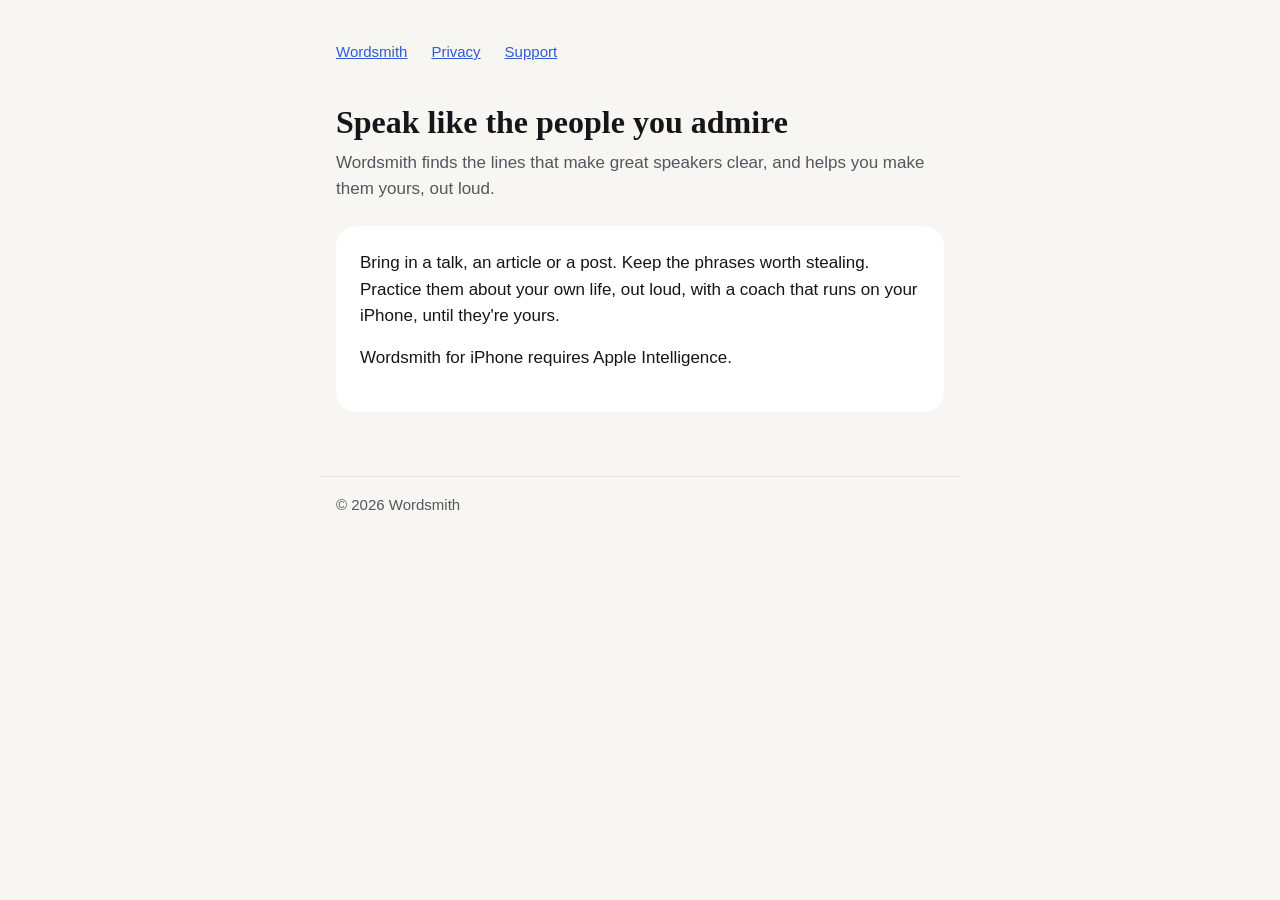
<file: index.html>
<!doctype html>
<html lang="en">
<head>
  <meta charset="utf-8">
  <meta name="viewport" content="width=device-width, initial-scale=1">
  <title>Wordsmith</title>
  <meta name="description" content="Grow your vocabulary and learn to speak clearly and confidently in your own language.">
  <link rel="stylesheet" href="style.css">
</head>
<body>
  <main>
    <nav aria-label="Wordsmith"><a href="./">Wordsmith</a><a href="privacy.html">Privacy</a><a href="support.html">Support</a></nav>
    <h1>Speak like the people you admire</h1>
    <p class="lede">Wordsmith finds the lines that make great speakers clear, and helps you make them yours, out loud.</p>
    <div class="card">
      <p>Bring in a talk, an article or a post. Keep the phrases worth stealing. Practice them about your own life, out loud, with a coach that runs on your iPhone, until they're yours.</p>
      <p>Wordsmith for iPhone requires Apple Intelligence.</p>
    </div>
  </main>
  <footer>© 2026 Wordsmith</footer>
</body>
</html>
</file>
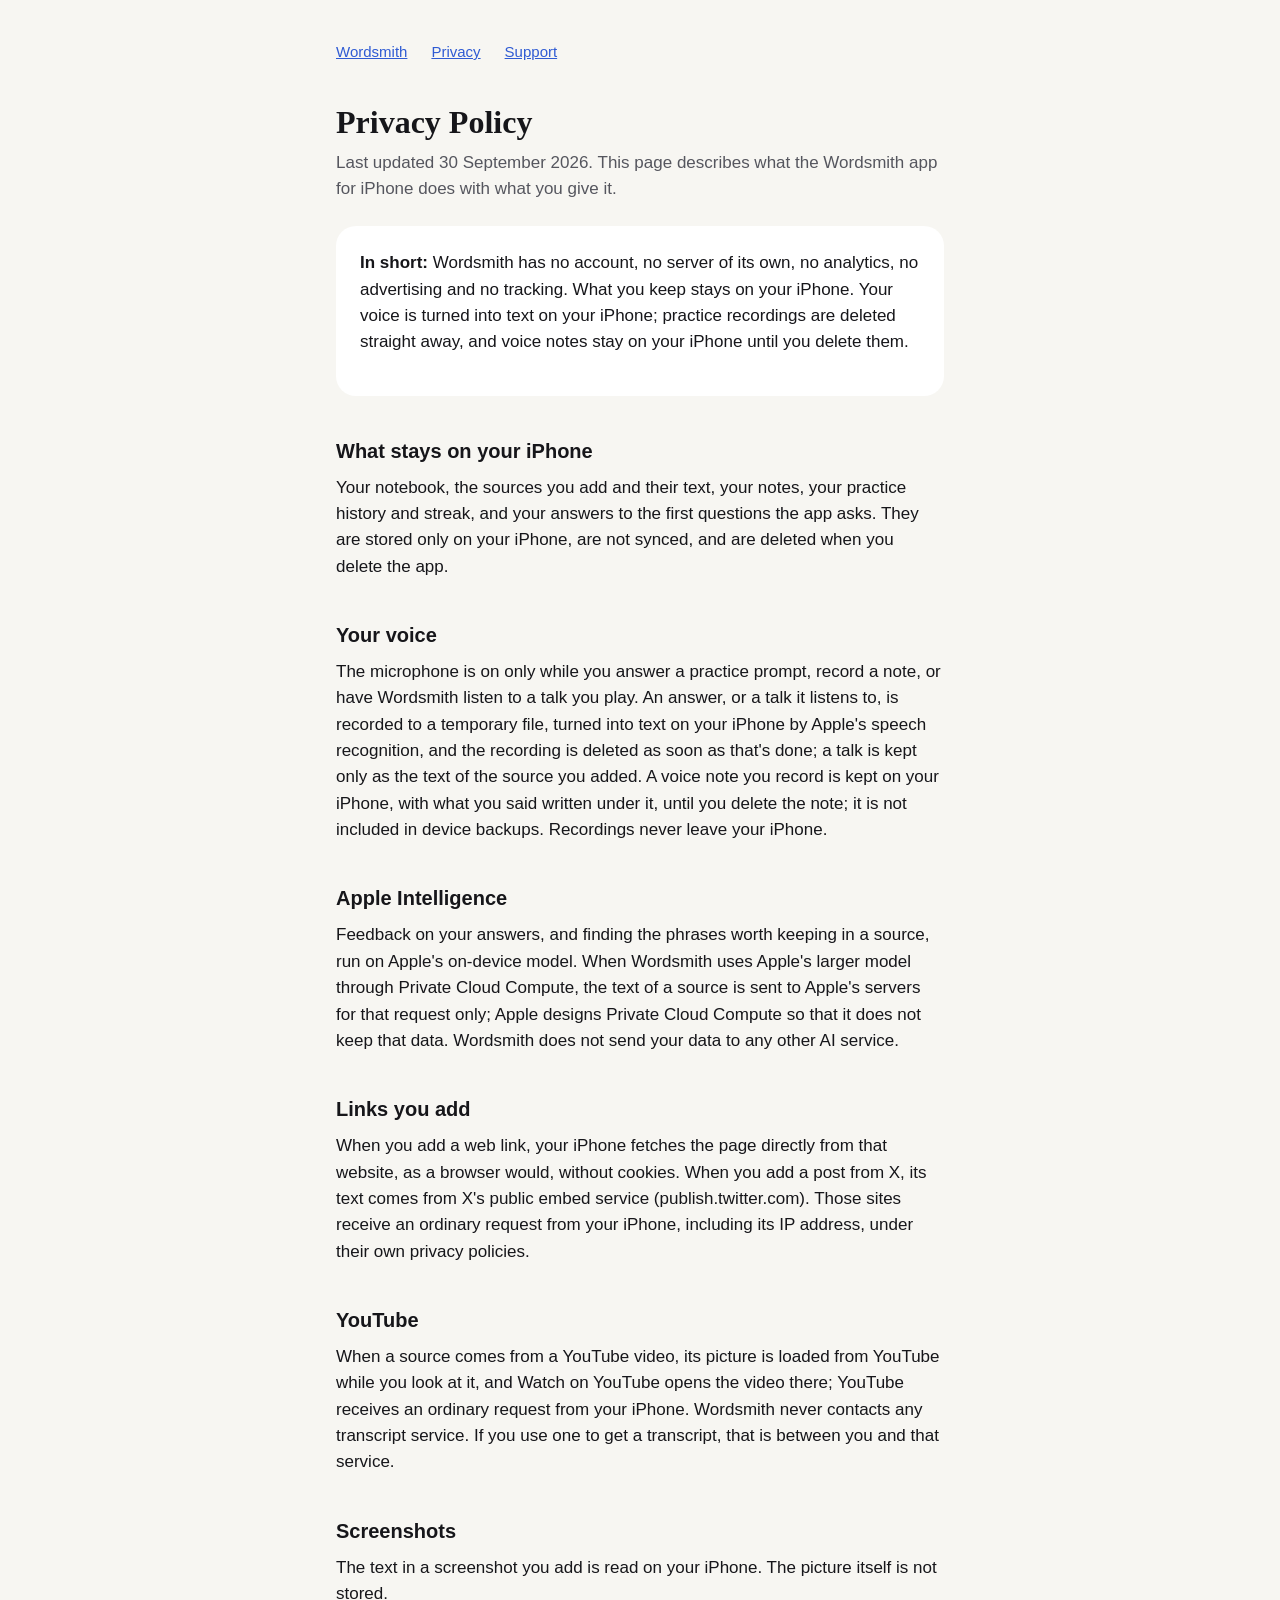
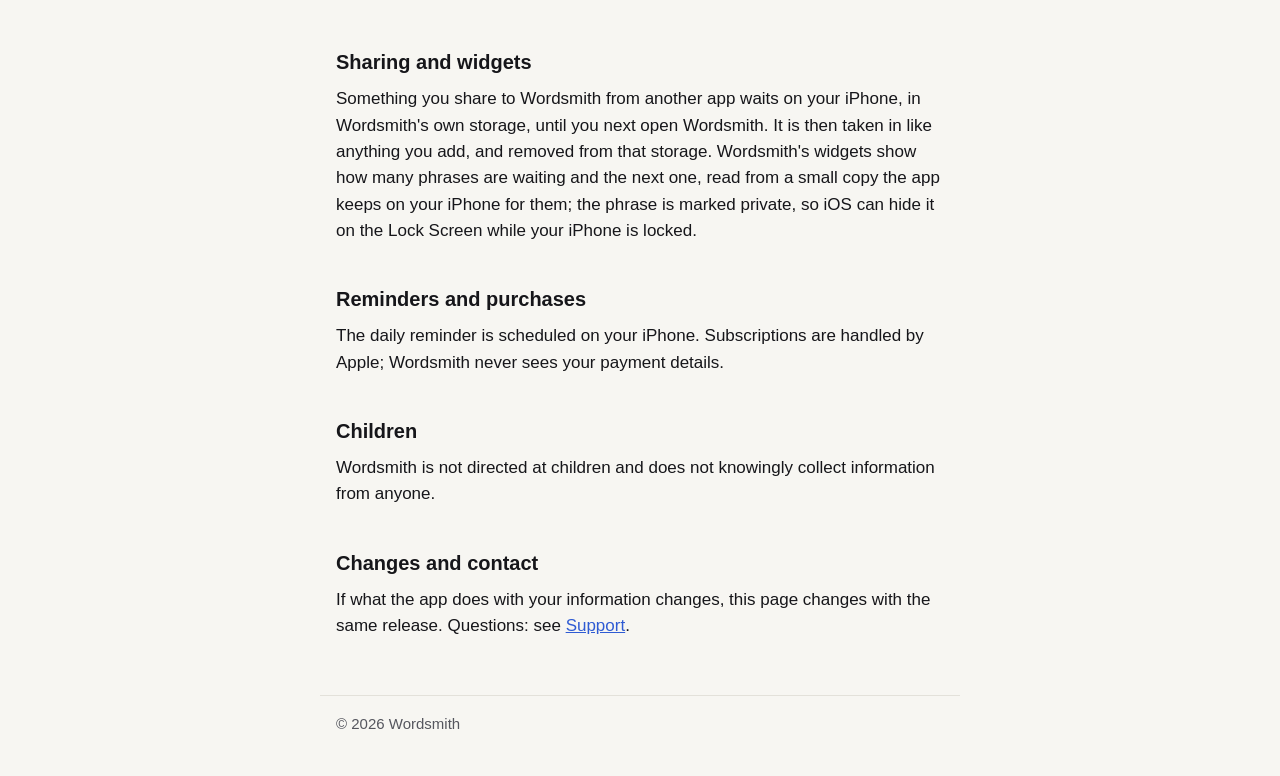
<file: privacy.html>
<!doctype html>
<html lang="en">
<head>
  <meta charset="utf-8">
  <meta name="viewport" content="width=device-width, initial-scale=1">
  <title>Privacy Policy · Wordsmith</title>
  <meta name="description" content="What the Wordsmith app for iPhone does with what you give it.">
  <link rel="stylesheet" href="style.css">
</head>
<body>
  <main>
    <nav aria-label="Wordsmith"><a href="./">Wordsmith</a><a href="privacy.html">Privacy</a><a href="support.html">Support</a></nav>
    <h1>Privacy Policy</h1>
    <p class="lede">Last updated 30 September 2026. This page describes what the Wordsmith app for iPhone does with what you give it.</p>

    <div class="card">
      <p><strong>In short:</strong> Wordsmith has no account, no server of its own, no analytics, no advertising and no tracking. What you keep stays on your iPhone. Your voice is turned into text on your iPhone; practice recordings are deleted straight away, and voice notes stay on your iPhone until you delete them.</p>
    </div>

    <h2>What stays on your iPhone</h2>
    <p>Your notebook, the sources you add and their text, your notes, your practice history and streak, and your answers to the first questions the app asks. They are stored only on your iPhone, are not synced, and are deleted when you delete the app.</p>

    <h2>Your voice</h2>
    <p>The microphone is on only while you answer a practice prompt, record a note, or have Wordsmith listen to a talk you play. An answer, or a talk it listens to, is recorded to a temporary file, turned into text on your iPhone by Apple's speech recognition, and the recording is deleted as soon as that's done; a talk is kept only as the text of the source you added. A voice note you record is kept on your iPhone, with what you said written under it, until you delete the note; it is not included in device backups. Recordings never leave your iPhone.</p>

    <h2>Apple Intelligence</h2>
    <p>Feedback on your answers, and finding the phrases worth keeping in a source, run on Apple's on-device model. When Wordsmith uses Apple's larger model through Private Cloud Compute, the text of a source is sent to Apple's servers for that request only; Apple designs Private Cloud Compute so that it does not keep that data. Wordsmith does not send your data to any other AI service.</p>

    <h2>Links you add</h2>
    <p>When you add a web link, your iPhone fetches the page directly from that website, as a browser would, without cookies. When you add a post from X, its text comes from X's public embed service (publish.twitter.com). Those sites receive an ordinary request from your iPhone, including its IP address, under their own privacy policies.</p>

    <h2>YouTube</h2>
    <p>When a source comes from a YouTube video, its picture is loaded from YouTube while you look at it, and Watch on YouTube opens the video there; YouTube receives an ordinary request from your iPhone. Wordsmith never contacts any transcript service. If you use one to get a transcript, that is between you and that service.</p>

    <h2>Screenshots</h2>
    <p>The text in a screenshot you add is read on your iPhone. The picture itself is not stored.</p>

    <h2>Sharing and widgets</h2>
    <p>Something you share to Wordsmith from another app waits on your iPhone, in Wordsmith's own storage, until you next open Wordsmith. It is then taken in like anything you add, and removed from that storage. Wordsmith's widgets show how many phrases are waiting and the next one, read from a small copy the app keeps on your iPhone for them; the phrase is marked private, so iOS can hide it on the Lock Screen while your iPhone is locked.</p>

    <h2>Reminders and purchases</h2>
    <p>The daily reminder is scheduled on your iPhone. Subscriptions are handled by Apple; Wordsmith never sees your payment details.</p>

    <h2>Children</h2>
    <p>Wordsmith is not directed at children and does not knowingly collect information from anyone.</p>

    <h2>Changes and contact</h2>
    <p>If what the app does with your information changes, this page changes with the same release. Questions: see <a href="support.html">Support</a>.</p>

  </main>
  <footer>© 2026 Wordsmith</footer>
</body>
</html>
</file>
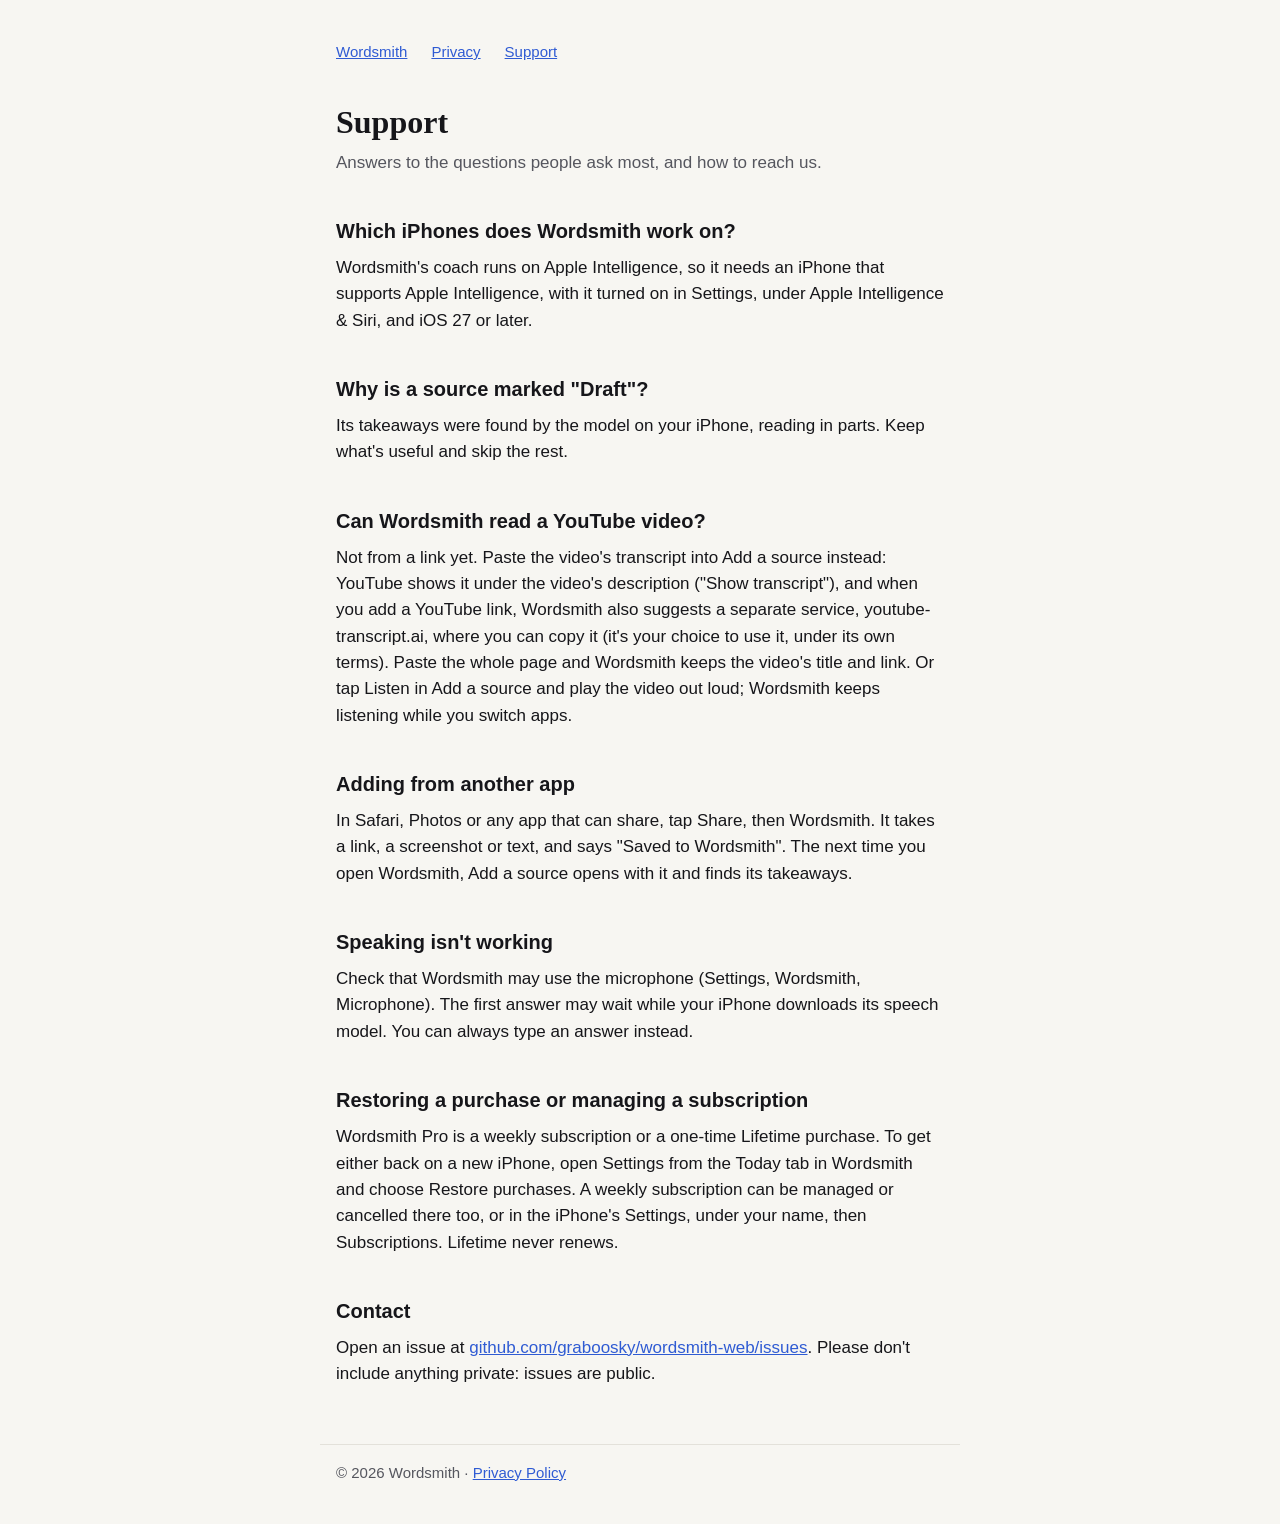
<file: support.html>
<!doctype html>
<html lang="en">
<head>
  <meta charset="utf-8">
  <meta name="viewport" content="width=device-width, initial-scale=1">
  <title>Support · Wordsmith</title>
  <meta name="description" content="Answers to common questions about Wordsmith, and how to reach us.">
  <link rel="stylesheet" href="style.css">
</head>
<body>
  <main>
    <nav aria-label="Wordsmith"><a href="./">Wordsmith</a><a href="privacy.html">Privacy</a><a href="support.html">Support</a></nav>
    <h1>Support</h1>
    <p class="lede">Answers to the questions people ask most, and how to reach us.</p>

    <h2>Which iPhones does Wordsmith work on?</h2>
    <p>Wordsmith's coach runs on Apple Intelligence, so it needs an iPhone that supports Apple Intelligence, with it turned on in Settings, under Apple Intelligence &amp; Siri, and iOS 27 or later.</p>

    <h2>Why is a source marked "Draft"?</h2>
    <p>Its takeaways were found by the model on your iPhone, reading in parts. Keep what's useful and skip the rest.</p>

    <h2>Can Wordsmith read a YouTube video?</h2>
    <p>Not from a link yet. Paste the video's transcript into Add a source instead: YouTube shows it under the video's description ("Show transcript"), and when you add a YouTube link, Wordsmith also suggests a separate service, youtube-transcript.ai, where you can copy it (it's your choice to use it, under its own terms). Paste the whole page and Wordsmith keeps the video's title and link. Or tap Listen in Add a source and play the video out loud; Wordsmith keeps listening while you switch apps.</p>

    <h2>Adding from another app</h2>
    <p>In Safari, Photos or any app that can share, tap Share, then Wordsmith. It takes a link, a screenshot or text, and says "Saved to Wordsmith". The next time you open Wordsmith, Add a source opens with it and finds its takeaways.</p>

    <h2>Speaking isn't working</h2>
    <p>Check that Wordsmith may use the microphone (Settings, Wordsmith, Microphone). The first answer may wait while your iPhone downloads its speech model. You can always type an answer instead.</p>

    <h2>Restoring a purchase or managing a subscription</h2>
    <p>Wordsmith Pro is a weekly subscription or a one-time Lifetime purchase. To get either back on a new iPhone, open Settings from the Today tab in Wordsmith and choose Restore purchases. A weekly subscription can be managed or cancelled there too, or in the iPhone's Settings, under your name, then Subscriptions. Lifetime never renews.</p>

    <h2>Contact</h2>
    <p>Open an issue at <a href="https://github.com/graboosky/wordsmith-web/issues">github.com/graboosky/wordsmith-web/issues</a>. Please don't include anything private: issues are public.</p>

  </main>
  <footer>© 2026 Wordsmith · <a href="privacy.html">Privacy Policy</a></footer>
</body>
</html>
</file>
<file: style.css>
/* Wordsmith's public pages. Every colour, size and font is a custom property, defined once here. */
:root {
  --accent: #2F5BD3;
  --ground: #F7F6F2;
  --surface: #FFFFFF;
  --text: #16161A;
  --text-secondary: #55565E;
  --rule: #E3E1DA;
  --font-body: -apple-system, BlinkMacSystemFont, "Segoe UI", Roboto, Helvetica, Arial, sans-serif;
  --font-display: ui-serif, "New York", Georgia, serif;
  --size-body: 1.0625rem;
  --size-small: 0.9375rem;
  --size-title: 2rem;
  --size-heading: 1.25rem;
  --space-s: 0.5rem;
  --space-m: 1rem;
  --space-l: 1.5rem;
  --space-xl: 2.5rem;
  --radius: 1.25rem;
  --measure: 40rem;
  --leading-body: 1.55;
  --leading-title: 1.2;
  --rule-width: 1px;
  color-scheme: light dark;
}

@media (prefers-color-scheme: dark) {
  :root {
    --accent: #8AA8FF;
    --ground: #111114;
    --surface: #1C1C21;
    --text: #F2F2F4;
    --text-secondary: #A9AAB2;
    --rule: #2E2E35;
  }
}

* { box-sizing: border-box; }

body {
  margin: 0;
  background: var(--ground);
  color: var(--text);
  font-family: var(--font-body);
  font-size: var(--size-body);
  line-height: var(--leading-body);
}

main {
  max-width: var(--measure);
  margin: 0 auto;
  padding: var(--space-xl) var(--space-m);
}

h1 {
  font-family: var(--font-display);
  font-size: var(--size-title);
  line-height: var(--leading-title);
  margin: 0 0 var(--space-s);
}

h2 {
  font-size: var(--size-heading);
  margin: var(--space-xl) 0 var(--space-s);
}

p, li { margin: 0 0 var(--space-m); }

.lede { color: var(--text-secondary); }

.card {
  background: var(--surface);
  border-radius: var(--radius);
  padding: var(--space-l);
  margin: var(--space-l) 0;
}

a { color: var(--accent); }

nav {
  display: flex;
  gap: var(--space-l);
  font-size: var(--size-small);
  margin-bottom: var(--space-xl);
}

footer {
  max-width: var(--measure);
  margin-left: auto;
  margin-right: auto;
  padding-left: var(--space-m);
  padding-right: var(--space-m);
  border-top: var(--rule-width) solid var(--rule);
  margin-top: 0;
  padding-top: var(--space-m);
  padding-bottom: var(--space-xl);
  color: var(--text-secondary);
  font-size: var(--size-small);
}
</file>
